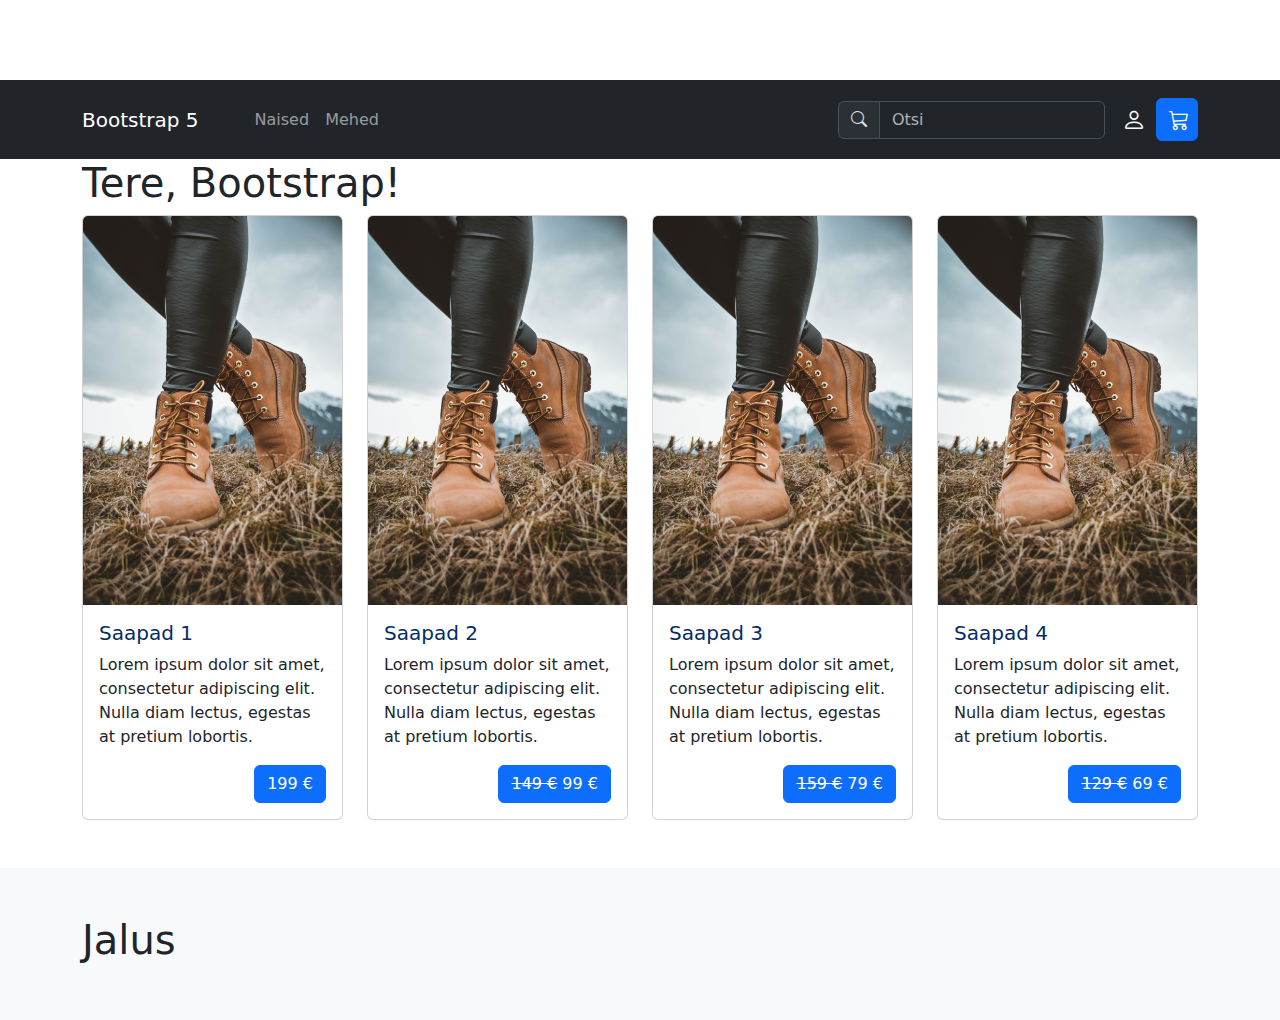
<file: index.html>
<!doctype html>
<html lang="et">

<head>
  <meta charset="utf-8">
  <meta name="viewport" content="width=device-width, initial-scale=1">
  <meta name="description" content="Bootstrapi juhend">
  <meta name="author" content="">
  <title>Bootstrap 5 juhend</title>
  <!--Bootstrap CSS-->
  <link href="https://cdn.jsdelivr.net/npm/bootstrap@5.3.3/dist/css/bootstrap.min.css" rel="stylesheet"
    integrity="sha384-QWTKZyjpPEjISv5WaRU9OFeRpok6YctnYmDr5pNlyT2bRjXh0JMhjY6hW+ALEwIH" crossorigin="anonymous">
  <!--Bootstrap ikoonid-->
  <link href="https://cdn.jsdelivr.net/npm/bootstrap-icons@1.9.1/font/bootstrap-icons.css" rel="stylesheet">
  <!--minu CSS-->
  <link rel="stylesheet" href="custom.css">
</head>

<body>
<!-- Navigatsioon --->
  <nav class="navbar navbar-expand-lg bg-dark py-3" data-bs-theme="dark">
    <div class="container">
      <button class="navbar-toggler" type="button" data-bs-toggle="collapse" data-bs-target="#navbarSupportedContent"
        aria-controls="navbarSupportedContent" aria-expanded="false" aria-label="Toggle navigation">
        <span class="navbar-toggler-icon"></span>
      </button>
      <a class="navbar-brand me-5" href="#">Bootstrap 5</a>
      <div class="collapse navbar-collapse" id="navbarSupportedContent">
        <ul class="navbar-nav me-auto">
          <li class="nav-item dropdown">
            <a class="nav-link dropdown" href="#" id="navbarDropdown" role="button" data-bs-toggle="dropdown"
              aria-expanded="false">Naised</a>
            <ul class="dropdown-menu" aria-labelledby="navbarDropdown">
              <li><a class="dropdown-item" href="#">Kingad</a></li>
              <div class="dropdown-divider"></div>
              <li><a class="dropdown-item" href="#">Saapad</a></li>
            </ul>
          </li>
          <li class="nav-item dropdown">
            <a class="nav-link dropdown" href="#" id="navbarDropdown" role="button" data-bs-toggle="dropdown"
              aria-expanded="false">Mehed</a>
            <ul class="dropdown-menu" aria-labelledby="navbarDropdown">
              <li><a class="dropdown-item" href="#">Kingad</a></li>
              <div class="dropdown-divider"></div>
              <li><a class="dropdown-item" href="#">Saapad</a></li>
            </ul>
          </li>
        </ul>
       
		<!--Otsi vorm -->
        <form class="d-flex me-1">
          <div class="input-group">
            <div class="input-group-text"><span class="bi bi-search mb-2"></span></div>
            <input class="form-control" type="search" placeholder="Otsi" aria-label="Search">
          </div>
        </form>
      </div>
      <div class="float-end">
       
	   <!--Login ikoon-->
        <button class="btn btn-link text-light" type="submit"><span class="bi bi-person"></span></button>
        
	   <!--Ostukorvi ikoon-->
        <a class="btn btn-primary" href="ostukorv.html" type="submit"><span class="bi bi-cart3"></span></button></a>
      
	  </div>
    </div>
  </nav>
  
  <!--Tee ise: siia konteinerisse lisa pildikarusell-->
  <div class="container">
    <div class="row">
      <h1>Tere, Bootstrap!</h1>
    </div>
  </div>
  
  <!--Tooted avalehel kaartidena-->
  <div class="container overflow-hidden">
    <div class="row g-4 row justify-content-center">
      <div class="col-xl-3 col-md-6">
        <div class="card">
          <img src="stephan-seeber-NzAfGi8XuA4-unsplash.jpg" class="card-img-top" alt="pilt">
          <div class="card-body">
            <h5 class="card-title text-primary-emphasis">Saapad 1</h5>
            <p class="card-text">Lorem ipsum dolor sit amet, consectetur adipiscing elit. Nulla diam lectus, egestas at
              pretium lobortis.</p>
            <a href="toode.html" class="btn btn-primary float-end">199 €</a>
          </div>
        </div>
      </div>
      <div class="col-xl-3 col-md-6">
        <div class="card">
          <img src="stephan-seeber-NzAfGi8XuA4-unsplash.jpg" class="card-img-top" alt="pilt">
          <div class="card-body">
            <h5 class="card-title text-primary-emphasis">Saapad 2</h5>
            <p class="card-text">Lorem ipsum dolor sit amet, consectetur adipiscing elit. Nulla diam lectus, egestas at
              pretium lobortis.</p>
            <a href="#" class="btn btn-primary float-end"><s>149 €</s> 99 € </a>
          </div>
        </div>
      </div>
      <div class="col-xl-3 col-md-6">
        <div class="card">
          <img src="stephan-seeber-NzAfGi8XuA4-unsplash.jpg" class="card-img-top" alt="pilt">
          <div class="card-body">
            <h5 class="card-title text-primary-emphasis">Saapad 3</h5>
            <p class="card-text">Lorem ipsum dolor sit amet, consectetur adipiscing elit. Nulla diam lectus, egestas at
              pretium lobortis.</p>
            <a href="#" class="btn btn-primary float-end"><s>159 €</s> 79 €</a>
          </div>
        </div>
      </div>
      <div class="col-xl-3  col-md-6">
        <div class="card">
          <img src="stephan-seeber-NzAfGi8XuA4-unsplash.jpg" class="card-img-top" alt="pilt">
          <div class="card-body">
            <h5 class="card-title text-primary-emphasis">Saapad 4</h5>
            <p class="card-text">Lorem ipsum dolor sit amet, consectetur adipiscing elit. Nulla diam lectus, egestas at
              pretium lobortis.</p>
            <a href="#" class="btn btn-primary float-end"><s>129 €</s> 69 €</a>
          </div>
        </div>
      </div>
    </div>
  </div>
  
  <!--Tee ise: kujunda siia korrektne jalus - lisa kontaktid ja sotsiaalvõrgustike lingid ikoonidega.-->
  <footer class="footer bg-light">
    <div class="container">
      <h1>Jalus</h1>
    </div>
  </footer>
  
  <!--Popper.js-->
  <script src="https://cdn.jsdelivr.net/npm/@popperjs/core@2.11.8/dist/umd/popper.min.js"
    integrity="sha384-I7E8VVD/ismYTF4hNIPjVp/Zjvgyol6VFvRkX/vR+Vc4jQkC+hVqc2pM8ODewa9r"
    crossorigin="anonymous"></script>
  
  <!--Bootstrap.js-->
  <script src="https://cdn.jsdelivr.net/npm/bootstrap@5.3.3/dist/js/bootstrap.min.js"
    integrity="sha384-0pUGZvbkm6XF6gxjEnlmuGrJXVbNuzT9qBBavbLwCsOGabYfZo0T0to5eqruptLy"
    crossorigin="anonymous"></script>

</body>

</html>
</file>
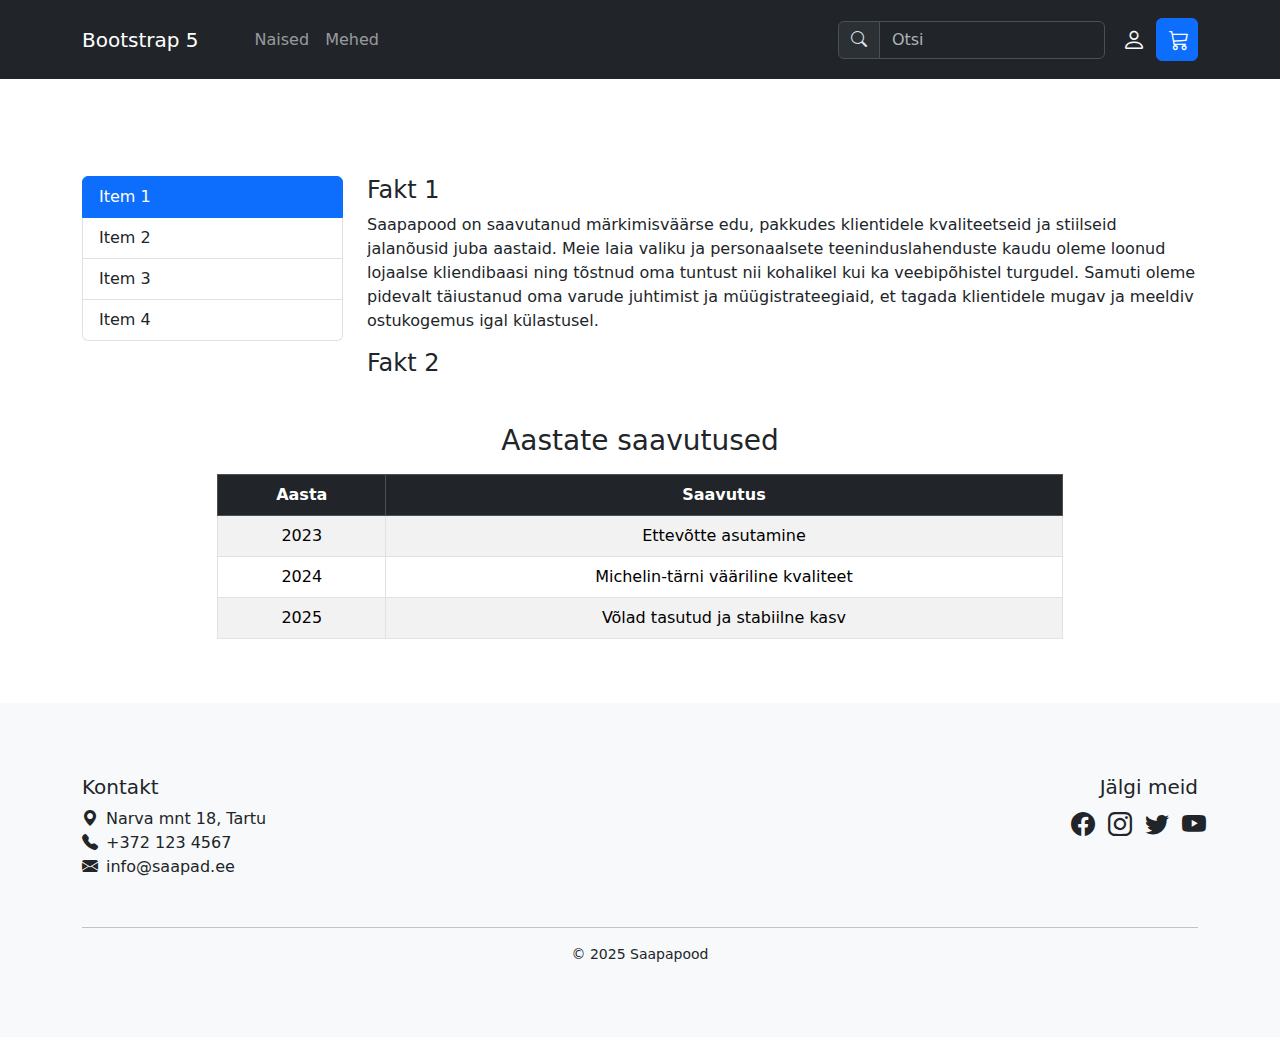
<file: meist.html>
<!doctype html>
<html lang="et">

<head>
  <meta charset="utf-8">
  <meta name="viewport" content="width=device-width, initial-scale=1">
  <meta name="description" content="Bootstrapi juhend">
  <meta name="author" content="">
  <title>Meist</title>
  <!--Bootstrap CSS-->
  <link href="https://cdn.jsdelivr.net/npm/bootstrap@5.3.3/dist/css/bootstrap.min.css" rel="stylesheet"
    integrity="sha384-QWTKZyjpPEjISv5WaRU9OFeRpok6YctnYmDr5pNlyT2bRjXh0JMhjY6hW+ALEwIH" crossorigin="anonymous">
  <!--Bootstrap ikoonid-->
  <link href="https://cdn.jsdelivr.net/npm/bootstrap-icons@1.9.1/font/bootstrap-icons.css" rel="stylesheet">
  <!--minu CSS-->
  <link rel="stylesheet" href="custom.css">
</head>

<body>
  <!-- Navigatsioon --->
  <nav class="navbar navbar-expand-lg bg-dark py-3 fixed-top" data-bs-theme="dark">
    <div class="container">
      <button class="navbar-toggler" type="button" data-bs-toggle="collapse" data-bs-target="#navbarSupportedContent"
        aria-controls="navbarSupportedContent" aria-expanded="false" aria-label="Toggle navigation">
        <span class="navbar-toggler-icon"></span>
      </button>
      <a class="navbar-brand me-5" href="#">Bootstrap 5</a>
      <div class="collapse navbar-collapse" id="navbarSupportedContent">
        <ul class="navbar-nav me-auto">
          <li class="nav-item dropdown">
            <a class="nav-link dropdown" href="#" id="navbarDropdown" role="button" data-bs-toggle="dropdown"
              aria-expanded="false">Naised</a>
            <ul class="dropdown-menu" aria-labelledby="navbarDropdown">
              <li><a class="dropdown-item" href="#">Kingad</a></li>
              <div class="dropdown-divider"></div>
              <li><a class="dropdown-item" href="#">Saapad</a></li>
            </ul>
          </li>
          <li class="nav-item dropdown">
            <a class="nav-link dropdown" href="#" id="navbarDropdown" role="button" data-bs-toggle="dropdown"
              aria-expanded="false">Mehed</a>
            <ul class="dropdown-menu" aria-labelledby="navbarDropdown">
              <li><a class="dropdown-item" href="#">Kingad</a></li>
              <div class="dropdown-divider"></div>
              <li><a class="dropdown-item" href="#">Saapad</a></li>
            </ul>
          </li>
        </ul>

        <!--Otsi vorm -->
        <form class="d-flex me-1">
          <div class="input-group">
            <div class="input-group-text"><span class="bi bi-search mb-2"></span></div>
            <input class="form-control" type="search" placeholder="Otsi" aria-label="Search">
          </div>
        </form>
      </div>
      <div class="float-end">

        <!--Login ikoon-->
        <button class="btn btn-link text-light" type="submit"><span class="bi bi-person"></span></button>

        <!--Ostukorvi ikoon-->
        <a class="btn btn-primary" href="ostukorv.html" type="submit"><span class="bi bi-cart3"></span></button></a>

      </div>
    </div>
  </nav>

  <!-- Meist tutvustus -->
  <section class="container pt-5 mt-5">
    <div class="row">
      <div class="col-3">
        <div id="list-example" class="list-group">
          <a class="list-group-item list-group-item-action" href="#list-item-1">Item 1</a>
          <a class="list-group-item list-group-item-action" href="#list-item-2">Item 2</a>
          <a class="list-group-item list-group-item-action" href="#list-item-3">Item 3</a>
          <a class="list-group-item list-group-item-action" href="#list-item-4">Item 4</a>
        </div>
      </div>

      <div class="col-9">
        <div data-bs-spy="scroll" data-bs-target="#list-example" data-bs-offset="0" tabindex="0"
          style="height: 200px; overflow-y: auto; position: relative;">
          <h4 id="list-item-1">Fakt 1</h4>
          <p>Saapapood on saavutanud märkimisväärse edu, pakkudes klientidele kvaliteetseid ja stiilseid jalanõusid
            juba
            aastaid. Meie laia valiku ja personaalsete teeninduslahenduste kaudu oleme loonud lojaalse kliendibaasi
            ning
            tõstnud oma tuntust nii kohalikel kui ka veebipõhistel turgudel. Samuti oleme pidevalt täiustanud oma
            varude
            juhtimist ja müügistrateegiaid, et tagada klientidele mugav ja meeldiv ostukogemus igal külastusel.</p>
          <h4 id="list-item-2">Fakt 2</h4>
          <p>Saapapood on saavutanud märkimisväärse edu, pakkudes klientidele kvaliteetseid ja stiilseid jalanõusid
            juba
            aastaid. Meie laia valiku ja personaalsete teeninduslahenduste kaudu oleme loonud lojaalse kliendibaasi
            ning
            tõstnud oma tuntust nii kohalikel kui ka veebipõhistel turgudel. Samuti oleme pidevalt täiustanud oma
            varude
            juhtimist ja müügistrateegiaid, et tagada klientidele mugav ja meeldiv ostukogemus igal külastusel.</p>
          <h4 id="list-item-3">Fakt 3</h4>
          <p>Saapapood on saavutanud märkimisväärse edu, pakkudes klientidele kvaliteetseid ja stiilseid jalanõusid
            juba
            aastaid. Meie laia valiku ja personaalsete teeninduslahenduste kaudu oleme loonud lojaalse kliendibaasi
            ning
            tõstnud oma tuntust nii kohalikel kui ka veebipõhistel turgudel. Samuti oleme pidevalt täiustanud oma
            varude
            juhtimist ja müügistrateegiaid, et tagada klientidele mugav ja meeldiv ostukogemus igal külastusel.</p>
          <h4 id="list-item-4">Fakt 4</h4>
          <p>Saapapood on saavutanud märkimisväärse edu, pakkudes klientidele kvaliteetseid ja stiilseid jalanõusid
            juba
            aastaid. Meie laia valiku ja personaalsete teeninduslahenduste kaudu oleme loonud lojaalse kliendibaasi
            ning
            tõstnud oma tuntust nii kohalikel kui ka veebipõhistel turgudel. Samuti oleme pidevalt täiustanud oma
            varude
            juhtimist ja müügistrateegiaid, et tagada klientidele mugav ja meeldiv ostukogemus igal külastusel.</p>
        </div>
      </div>
    </div>


    <!-- Saavutuste tabel -->

  </section>

    <div class="row mt-5">
      <div class="col-md-8 offset-md-2">
        <h3 class="text-center mb-3">Aastate saavutused</h3>
        <table class="table table-striped table-bordered text-center">
          <thead class="table-dark">
            <tr>
              <th>Aasta</th>
              <th>Saavutus</th>
            </tr>
          </thead>
          <tbody>
            <tr>
              <td>2023</td>
              <td>Ettevõtte asutamine</td>
            </tr>
            <tr>
              <td>2024</td>
              <td>Michelin-tärni vääriline kvaliteet</td>
            </tr>
            <tr>
              <td>2025</td>
              <td>Võlad tasutud ja stabiilne kasv</td>
            </tr>
          </tbody>
        </table>
      </div>
    </div>
  <!--Tee ise: kujunda siia korrektne jalus - lisa kontaktid ja sotsiaalvõrgustike lingid ikoonidega.-->
  <footer class="footer bg-light text-dark mt-5">
    <div class="container py-4">
      <div class="row">

        <!-- Kontaktinfo -->
        <div class="col-md-6 mb-3">
          <h5>Kontakt</h5>
          <ul class="list-unstyled">
            <li><i class="bi bi-geo-alt-fill me-2"></i>Narva mnt 18, Tartu </li>
            <li><i class="bi bi-telephone-fill me-2"></i><a href="tel:+3721234567"
                class="text-dark text-decoration-none">+372 123 4567</a></li>
            <li><i class="bi bi-envelope-fill me-2"></i><a href="mailto:info@pood.ee"
                class="text-dark text-decoration-none">info@saapad.ee</a></li>
          </ul>
        </div>

        <!-- Sotsiaalmeedia -->
        <div class="col-md-6 mb-3 text-md-end">
          <h5>Jälgi meid</h5>
          <a href="#" class="text-dark me-3"><i class="bi bi-facebook fs-4"></i></a>
          <a href="#" class="text-dark me-3"><i class="bi bi-instagram fs-4"></i></a>
          <a href="#" class="text-dark me-3"><i class="bi bi-twitter fs-4"></i></a>
          <a href="#" class="text-dark"><i class="bi bi-youtube fs-4"></i></a>
        </div>

      </div>

      <hr>
      <div class="text-center small">
        &copy; 2025 Saapapood
      </div>
    </div>
  </footer>

  <!--Popper.js-->
  <script src="https://cdn.jsdelivr.net/npm/@popperjs/core@2.11.8/dist/umd/popper.min.js"
    integrity="sha384-I7E8VVD/ismYTF4hNIPjVp/Zjvgyol6VFvRkX/vR+Vc4jQkC+hVqc2pM8ODewa9r"
    crossorigin="anonymous"></script>

  <!--Bootstrap.js-->
  <script src="https://cdn.jsdelivr.net/npm/bootstrap@5.3.3/dist/js/bootstrap.min.js"
    integrity="sha384-0pUGZvbkm6XF6gxjEnlmuGrJXVbNuzT9qBBavbLwCsOGabYfZo0T0to5eqruptLy"
    crossorigin="anonymous"></script>

</body>

</html>
</file>
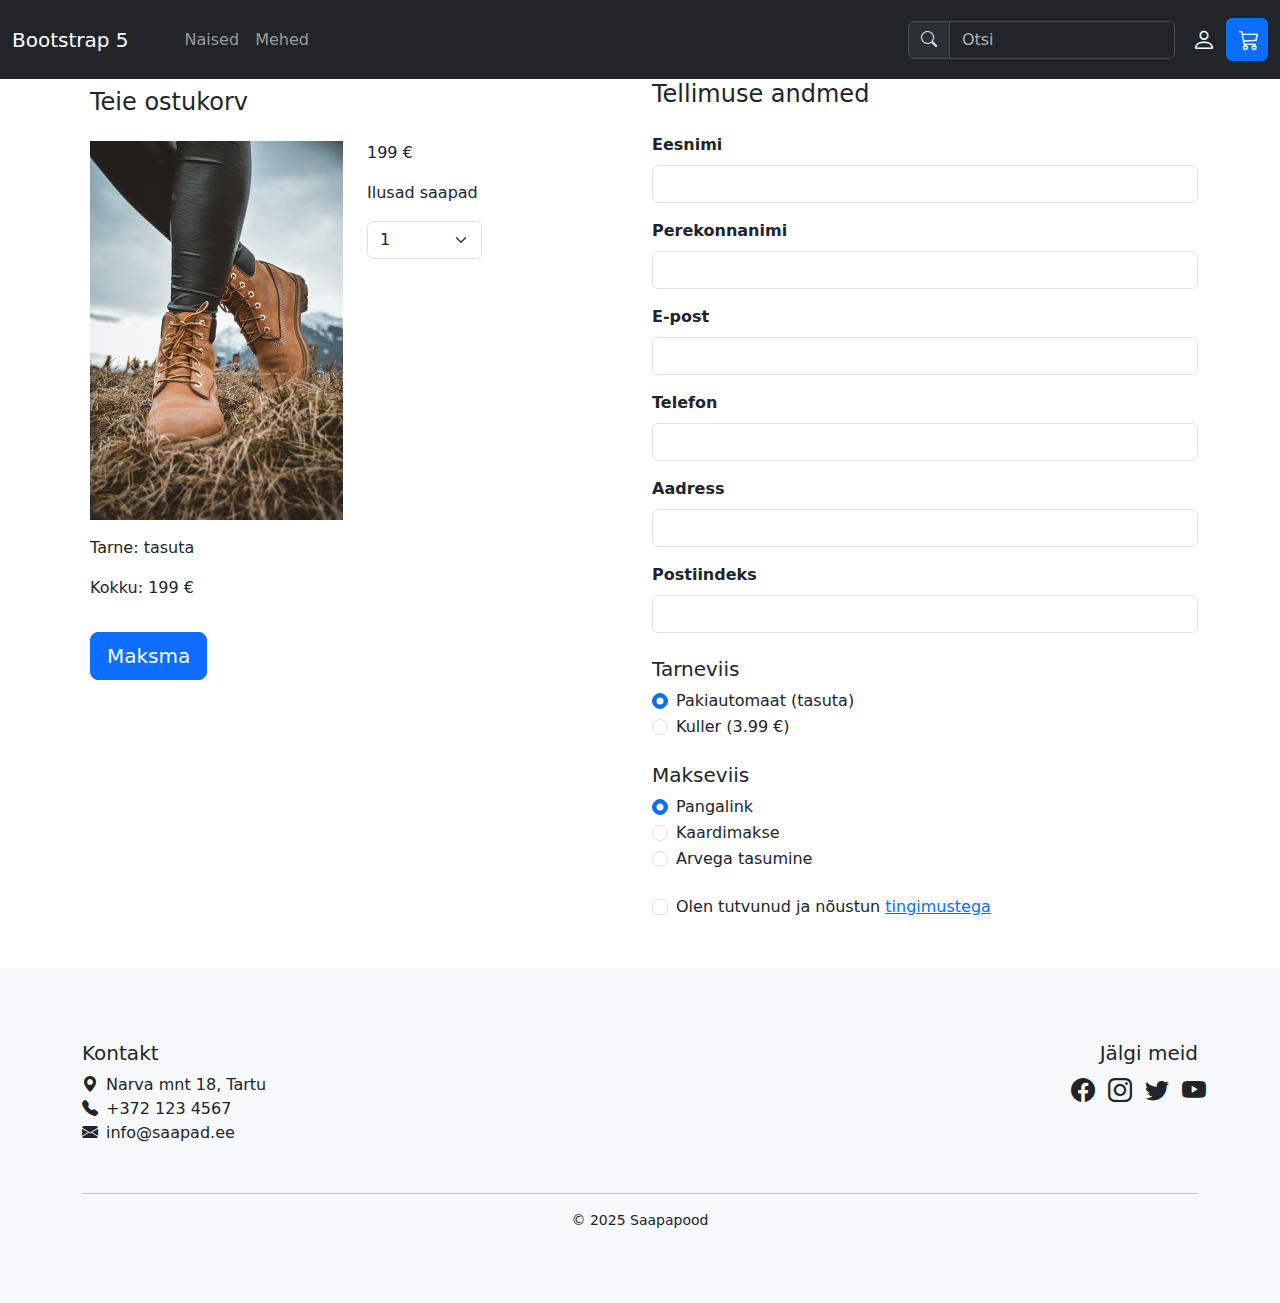
<file: ostukorv.html>
<!doctype html>
<html lang="et">

<head>
  <meta charset="utf-8">
  <meta name="viewport" content="width=device-width, initial-scale=1">
  <meta name="description" content="Bootstrapi juhend">
  <meta name="author" content="">
  <title>Bootstrap 5 juhend</title>
  <!--Bootstrap CSS-->
  <link href="https://cdn.jsdelivr.net/npm/bootstrap@5.3.3/dist/css/bootstrap.min.css" rel="stylesheet"
    integrity="sha384-QWTKZyjpPEjISv5WaRU9OFeRpok6YctnYmDr5pNlyT2bRjXh0JMhjY6hW+ALEwIH" crossorigin="anonymous">
  <!--Bootstrap ikoonid-->
  <link href="https://cdn.jsdelivr.net/npm/bootstrap-icons@1.9.1/font/bootstrap-icons.css" rel="stylesheet">
  <!--minu CSS-->
  <link rel="stylesheet" href="custom.css">

</head>

<body>
  <!-- Navigatsioon --->
  <nav class="navbar navbar-expand-lg bg-dark py-3 fixed-top" data-bs-theme="dark">
    <div class="container-fluid">
      <button class="navbar-toggler" type="button" data-bs-toggle="collapse" data-bs-target="#navbarSupportedContent"
        aria-controls="navbarSupportedContent" aria-expanded="false" aria-label="Toggle navigation">
        <span class="navbar-toggler-icon"></span>
      </button>
      <a class="navbar-brand me-5" href="#">Bootstrap 5</a>
      <div class="collapse navbar-collapse" id="navbarSupportedContent">
        <ul class="navbar-nav me-auto">
          <li class="nav-item dropdown">
            <a class="nav-link dropdown" href="#" id="navbarDropdown" role="button" data-bs-toggle="dropdown"
              aria-expanded="false">Naised</a>
            <ul class="dropdown-menu" aria-labelledby="navbarDropdown">
              <li><a class="dropdown-item" href="#">Kingad</a></li>
              <div class="dropdown-divider"></div>
              <li><a class="dropdown-item" href="#">Saapad</a></li>
            </ul>
          </li>
          <li class="nav-item dropdown">
            <a class="nav-link dropdown" href="#" id="navbarDropdown" role="button" data-bs-toggle="dropdown"
              aria-expanded="false">Mehed</a>
            <ul class="dropdown-menu" aria-labelledby="navbarDropdown">
              <li><a class="dropdown-item" href="#">Kingad</a></li>
              <div class="dropdown-divider"></div>
              <li><a class="dropdown-item" href="#">Saapad</a></li>
            </ul>
          </li>
        </ul>

        <!--Otsi vorm -->
        <form class="d-flex me-1">
          <div class="input-group">
            <div class="input-group-text"><span class="bi bi-search mb-2"></span></div>
            <input class="form-control" type="search" placeholder="Otsi" aria-label="Search">
          </div>
        </form>
      </div>
      <div class="float-end">

        <!--Login ikoon-->
        <button class="btn btn-link text-light" type="submit"><span class="bi bi-person"></span></button>

        <!--Ostukorvi ikoon-->
        <a class="btn btn-primary" href="ostukorv.html" type="submit"><span class="bi bi-cart3"></span></button></a>
      </div>
    </div>
  </nav>
  <section>
    <div class="container">
      <div class="row">
        <div class="col-lg-6 flex align-items-start flex-column">
          <div class="mb-auto p-2">
            <h4>Teie ostukorv</h4>
          </div>
          <div class="mb-auto p-2 row">
            <div class="col-lg-6">
              <img src="stephan-seeber-NzAfGi8XuA4-unsplash.jpg" width="100%">
            </div>
            <div class="col-lg-3">
              <p>199 &#8364;</p>
              <p>Ilusad saapad</p>
              <select class="form-select">
                <option>0</option>
                <option selected="selected">1</option>
                <option>2</option>
                <option>3</option>
              </select>
              <br />
            </div>
          </div>
          <div class="p-2">
            <p>Tarne: tasuta</span></p>
            <p>Kokku: 199 &#8364;</span></p>
          </div>
          <div class="p-2 mx-auto">
            <a href="#" class="btn btn-primary btn-lg mb-3">Maksma</a>
          </div>
        </div>
        <div class="col-lg-6">
          <h4 class="mb-4">Tellimuse andmed</h4>
          <form>
            <!-- Kasutaja andmed -->
            <div class="mb-3">
              <label for="eesnimi" class="form-label fw-semibold">Eesnimi</label>
              <input type="text" class="form-control" id="eesnimi" required>
            </div>
            <div class="mb-3">
              <label for="perenimi" class="form-label fw-semibold">Perekonnanimi</label>
              <input type="text" class="form-control" id="perenimi" required>
            </div>
            <div class="mb-3">
              <label for="email" class="form-label fw-semibold">E-post</label>
              <input type="email" class="form-control" id="email" required>
            </div>
            <div class="mb-3">
              <label for="telefon" class="form-label fw-semibold">Telefon</label>
              <input type="tel" class="form-control" id="telefon" required>
            </div>
            <div class="mb-3">
              <label for="aadress" class="form-label fw-semibold">Aadress</label>
              <input type="text" class="form-control" id="aadress" required>
            </div>
            <div class="mb-3">
              <label for="postikood" class="form-label fw-semibold">Postiindeks</label>
              <input type="text" class="form-control" id="postikood" required>
            </div>

            <!-- Tarneviis -->
            <h5 class="mt-4">Tarneviis</h5>
            <div class="form-check">
              <input class="form-check-input" type="radio" name="tarne" id="pakiautomaat" checked>
              <label class="form-check-label" for="pakiautomaat">
                Pakiautomaat (tasuta)
              </label>
            </div>
            <div class="form-check">
              <input class="form-check-input" type="radio" name="tarne" id="kuller">
              <label class="form-check-label" for="kuller">
                Kuller (3.99 €)
              </label>
            </div>

            <!-- Makseviis -->
            <h5 class="mt-4">Makseviis</h5>
            <div class="form-check">
              <input class="form-check-input" type="radio" name="makse" id="pangalingi" checked>
              <label class="form-check-label" for="pangalingi">
                Pangalink
              </label>
            </div>
            <div class="form-check">
              <input class="form-check-input" type="radio" name="makse" id="kaart">
              <label class="form-check-label" for="kaart">
                Kaardimakse
              </label>
            </div>
            <div class="form-check">
              <input class="form-check-input" type="radio" name="makse" id="arve">
              <label class="form-check-label" for="arve">
                Arvega tasumine
              </label>
            </div>

            <!-- Nõusolek -->
            <div class="form-check mt-4">
              <input class="form-check-input" type="checkbox" id="noustun" required>
              <label class="form-check-label" for="noustun">
                Olen tutvunud ja nõustun <a href="#">tingimustega</a>
              </label>
            </div>
          </form>
        </div>
      </div>
    </div>
  </section>


  <!--Tee ise: kujunda siia korrektne jalus - lisa kontaktid ja sotsiaalvõrgustike lingid ikoonidega.-->
  <footer class="footer bg-light text-dark mt-5">
    <div class="container py-4">
      <div class="row">

        <!-- Kontaktinfo -->
        <div class="col-md-6 mb-3">
          <h5>Kontakt</h5>
          <ul class="list-unstyled">
            <li><i class="bi bi-geo-alt-fill me-2"></i>Narva mnt 18, Tartu </li>
            <li><i class="bi bi-telephone-fill me-2"></i><a href="tel:+3721234567"
                class="text-dark text-decoration-none">+372 123 4567</a></li>
            <li><i class="bi bi-envelope-fill me-2"></i><a href="mailto:info@pood.ee"
                class="text-dark text-decoration-none">info@saapad.ee</a></li>
          </ul>
        </div>

        <!-- Sotsiaalmeedia -->
        <div class="col-md-6 mb-3 text-md-end">
          <h5>Jälgi meid</h5>
          <a href="#" class="text-dark me-3"><i class="bi bi-facebook fs-4"></i></a>
          <a href="#" class="text-dark me-3"><i class="bi bi-instagram fs-4"></i></a>
          <a href="#" class="text-dark me-3"><i class="bi bi-twitter fs-4"></i></a>
          <a href="#" class="text-dark"><i class="bi bi-youtube fs-4"></i></a>
        </div>

      </div>

      <hr>
      <div class="text-center small">
        &copy; 2025 Saapapood
      </div>
    </div>
  </footer>

  <!--Popper.js-->
  <script src="https://cdn.jsdelivr.net/npm/@popperjs/core@2.11.8/dist/umd/popper.min.js"
    integrity="sha384-I7E8VVD/ismYTF4hNIPjVp/Zjvgyol6VFvRkX/vR+Vc4jQkC+hVqc2pM8ODewa9r"
    crossorigin="anonymous"></script>

  <!--Bootstrap.js-->
  <script src="https://cdn.jsdelivr.net/npm/bootstrap@5.3.3/dist/js/bootstrap.min.js"
    integrity="sha384-0pUGZvbkm6XF6gxjEnlmuGrJXVbNuzT9qBBavbLwCsOGabYfZo0T0to5eqruptLy"
    crossorigin="anonymous"></script>
</body>

</html>
</file>
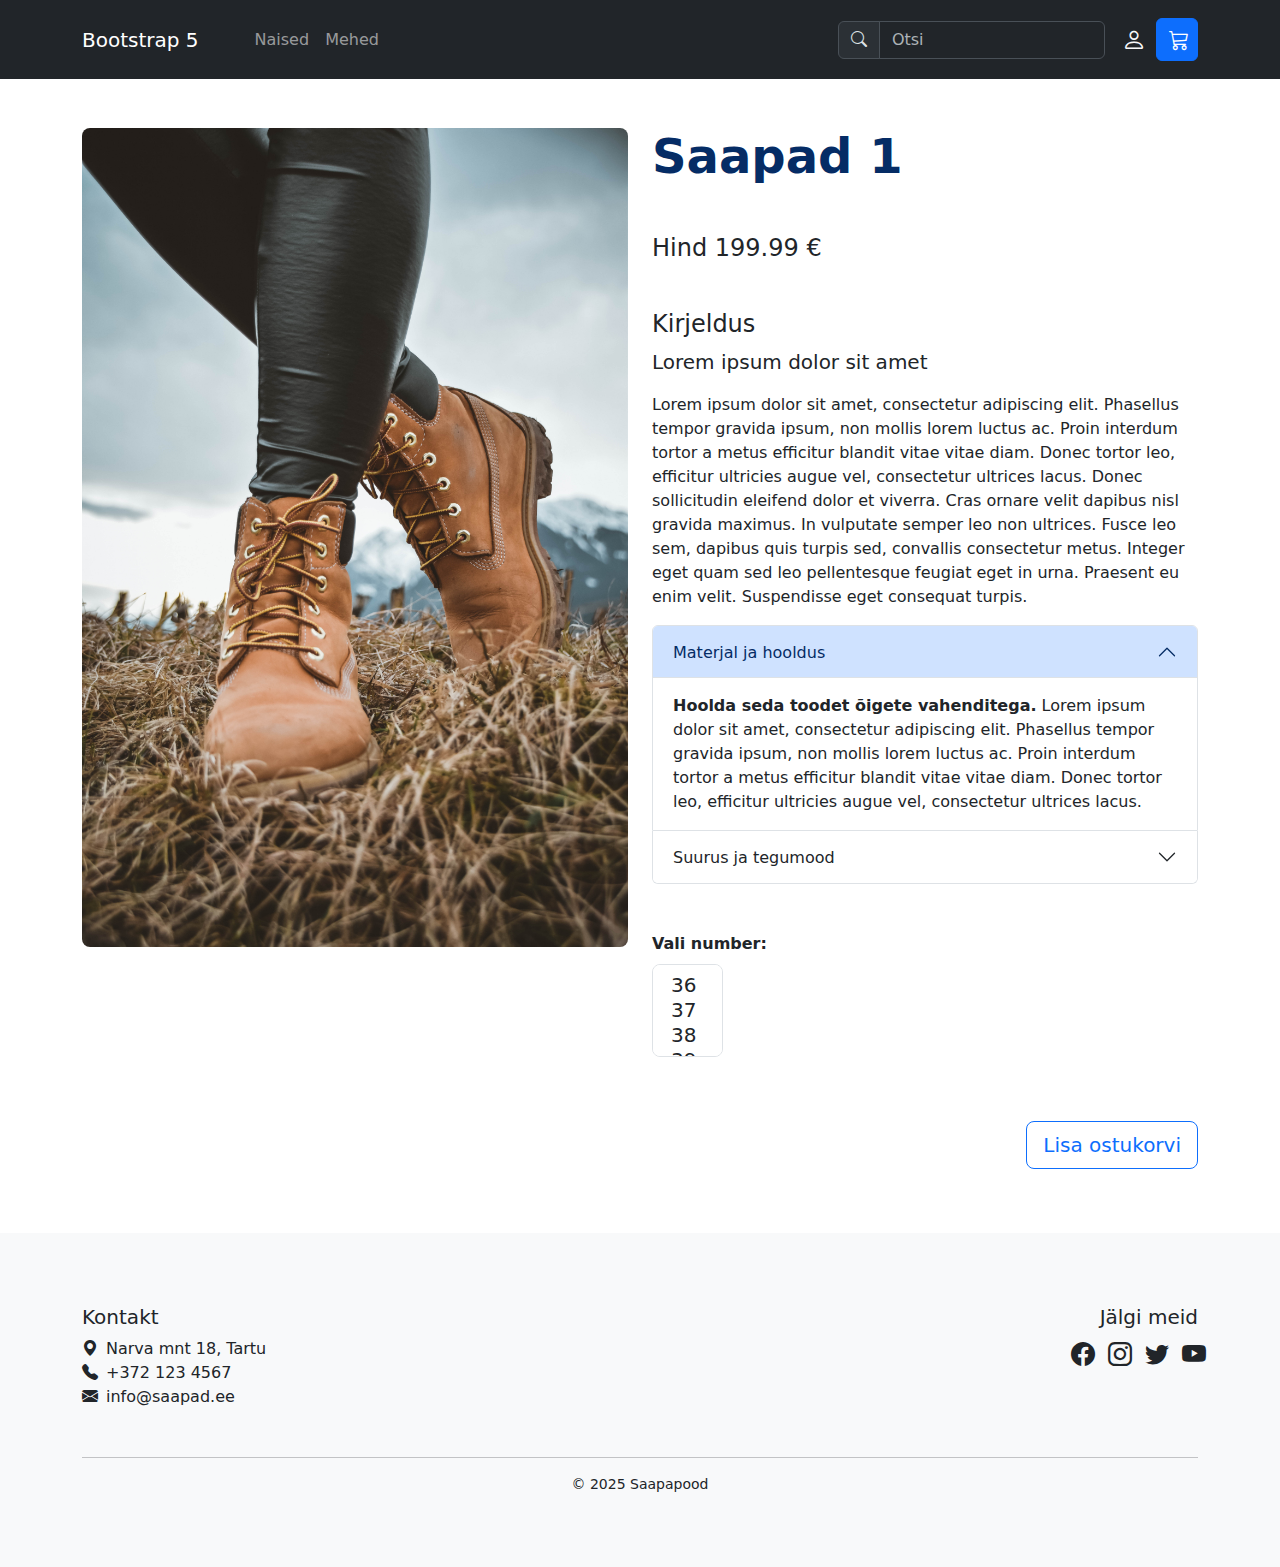
<file: toode.html>
<!doctype html>
<html lang="et">

<head>
  <meta charset="utf-8">
  <meta name="viewport" content="width=device-width, initial-scale=1">
  <meta name="description" content="Bootstrapi juhend">
  <meta name="author" content="">
  <title>Bootstrap 5 juhend</title>
  <!--Bootstrap CSS-->
  <link href="https://cdn.jsdelivr.net/npm/bootstrap@5.3.3/dist/css/bootstrap.min.css" rel="stylesheet"
    integrity="sha384-QWTKZyjpPEjISv5WaRU9OFeRpok6YctnYmDr5pNlyT2bRjXh0JMhjY6hW+ALEwIH" crossorigin="anonymous">
  <!--Bootstrap ikoonid-->
  <link href="https://cdn.jsdelivr.net/npm/bootstrap-icons@1.9.1/font/bootstrap-icons.css" rel="stylesheet">
  <!--minu CSS-->
  <link rel="stylesheet" href="custom.css">

</head>

<body>
  <!-- Navigatsioon --->
  <nav class="navbar navbar-expand-lg bg-dark py-3 fixed-top" data-bs-theme="dark">
    <div class="container">
      <button class="navbar-toggler" type="button" data-bs-toggle="collapse" data-bs-target="#navbarSupportedContent"
        aria-controls="navbarSupportedContent" aria-expanded="false" aria-label="Toggle navigation">
        <span class="navbar-toggler-icon"></span>
      </button>
      <a class="navbar-brand me-5" href="#">Bootstrap 5</a>
      <div class="collapse navbar-collapse" id="navbarSupportedContent">
        <ul class="navbar-nav me-auto">
          <li class="nav-item dropdown">
            <a class="nav-link dropdown" href="#" id="navbarDropdown" role="button" data-bs-toggle="dropdown"
              aria-expanded="false">Naised</a>
            <ul class="dropdown-menu" aria-labelledby="navbarDropdown">
              <li><a class="dropdown-item" href="#">Kingad</a></li>
              <div class="dropdown-divider"></div>
              <li><a class="dropdown-item" href="#">Saapad</a></li>
            </ul>
          </li>
          <li class="nav-item dropdown">
            <a class="nav-link dropdown" href="#" id="navbarDropdown" role="button" data-bs-toggle="dropdown"
              aria-expanded="false">Mehed</a>
            <ul class="dropdown-menu" aria-labelledby="navbarDropdown">
              <li><a class="dropdown-item" href="#">Kingad</a></li>
              <div class="dropdown-divider"></div>
              <li><a class="dropdown-item" href="#">Saapad</a></li>
            </ul>
          </li>
        </ul>

        <!--Otsi vorm -->
        <form class="d-flex me-1">
          <div class="input-group">
            <div class="input-group-text"><span class="bi bi-search mb-2"></span></div>
            <input class="form-control" type="search" placeholder="Otsi" aria-label="Search">
          </div>
        </form>
      </div>
      <div class="float-end">

        <!--Login ikoon-->
        <button class="btn btn-link text-light" type="submit"><span class="bi bi-person"></span></button>

        <!--Ostukorvi ikoon-->
        <a class="btn btn-primary" href="ostukorv.html" type="submit"><span class="bi bi-cart3"></span></button></a>
      </div>
    </div>
  </nav>
  <section>
    <div class="container">
      <div class="row mt-5">
        <div class="col-lg-6"><img src="stephan-seeber-NzAfGi8XuA4-unsplash.jpg" class="img-fluid rounded-3"
            alt="saapad" /></div>
        <div class="col-lg-6">
          <h1 class="display-5 fw-semibold text-primary-emphasis">Saapad 1</h1>
          <h4 class="mt-5 text">Hind 199.99 &#8364;</h4>
          <h4 class="mt-5">Kirjeldus</h4>
          <p class="my-2 fs-5 fw-light">Lorem ipsum dolor sit amet</p>
          <p class="mt-3">Lorem ipsum dolor sit amet, consectetur adipiscing elit. Phasellus tempor gravida ipsum, non
            mollis lorem luctus ac. Proin interdum tortor a metus efficitur blandit vitae vitae diam. Donec tortor leo,
            efficitur ultricies augue vel, consectetur ultrices lacus. Donec sollicitudin eleifend dolor et viverra.
            Cras ornare velit dapibus nisl gravida maximus. In vulputate semper leo non ultrices. Fusce leo sem, dapibus
            quis turpis sed, convallis consectetur metus. Integer eget quam sed leo pellentesque feugiat eget in urna.
            Praesent eu enim velit. Suspendisse eget consequat turpis.</p>
          <div class="accordion" id="accordionExample">
            <div class="accordion-item">
              <h2 class="accordion-header">
                <button class="accordion-button" type="button" data-bs-toggle="collapse" data-bs-target="#collapseOne"
                  aria-expanded="true" aria-controls="collapseOne">
                  Materjal ja hooldus
                </button>
              </h2>
              <!--Tee ise: esimene valik peab olema lehe avamisel avatud.-->
              <div id="collapseOne" class="accordion-collapse show" data-bs-parent="#accordionExample">
                <div class="accordion-body">
                  <strong>Hoolda seda toodet õigete vahenditega.</strong> Lorem ipsum dolor sit amet, consectetur
                  adipiscing elit. Phasellus tempor gravida ipsum, non mollis lorem luctus ac. Proin interdum tortor a
                  metus efficitur blandit vitae vitae diam. Donec tortor leo, efficitur ultricies augue vel, consectetur
                  ultrices lacus.
                </div>
              </div>
            </div>
            <div class="accordion-item">
              <h2 class="accordion-header">
                <button class="accordion-button collapsed" type="button" data-bs-toggle="collapse"
                  data-bs-target="#collapseTwo" aria-expanded="false" aria-controls="collapseTwo">
                  Suurus ja tegumood
                </button>
              </h2>
              <div id="collapseTwo" class="accordion-collapse collapse" data-bs-parent="#accordionExample">
                <div class="accordion-body">
                  <strong>Väiksem suurus, osta suurem number.</strong> Lorem ipsum dolor sit amet, consectetur
                  adipiscing elit. Phasellus tempor gravida ipsum, non mollis lorem luctus ac. Proin interdum tortor a
                  metus efficitur blandit vitae vitae diam. Donec tortor leo, efficitur ultricies augue vel, consectetur
                  ultrices lacus.
                </div>
              </div>
            </div>
          </div>
          <div class="form row my-5">
            <div class="col-2">
              <label for="jalanr" class="form-label fw-semibold text-nowrap">Vali number:</label>
              <select class="form-select form-select-lg" size="3" id="jalanr" name="jalanumber">
                <option>36</option>
                <option>37</option>
                <option>38</option>
                <option>39</option>
                <option>40</option>
                <option>41</option>
              </select>
            </div>
          </div>

          <!--Ostukorvi lisamise nupp lingina-->
          <a class="btn btn-outline-primary btn-lg my-3 float-end" href="ostukorv.html" role="button">Lisa ostukorvi</a>

        </div>
      </div>
    </div>
    </div>
  </section>

  <!--Tee ise: kujunda siia korrektne jalus - lisa kontaktid ja sotsiaalvõrgustike lingid ikoonidega.-->
  <footer class="footer bg-light text-dark mt-5">
    <div class="container py-4">
      <div class="row">

        <!-- Kontaktinfo -->
        <div class="col-md-6 mb-3">
          <h5>Kontakt</h5>
          <ul class="list-unstyled">
            <li><i class="bi bi-geo-alt-fill me-2"></i>Narva mnt 18, Tartu </li>
            <li><i class="bi bi-telephone-fill me-2"></i><a href="tel:+3721234567"
                class="text-dark text-decoration-none">+372 123 4567</a></li>
            <li><i class="bi bi-envelope-fill me-2"></i><a href="mailto:info@pood.ee"
                class="text-dark text-decoration-none">info@saapad.ee</a></li>
          </ul>
        </div>

        <!-- Sotsiaalmeedia -->
        <div class="col-md-6 mb-3 text-md-end">
          <h5>Jälgi meid</h5>
          <a href="#" class="text-dark me-3"><i class="bi bi-facebook fs-4"></i></a>
          <a href="#" class="text-dark me-3"><i class="bi bi-instagram fs-4"></i></a>
          <a href="#" class="text-dark me-3"><i class="bi bi-twitter fs-4"></i></a>
          <a href="#" class="text-dark"><i class="bi bi-youtube fs-4"></i></a>
        </div>

      </div>

      <hr>
      <div class="text-center small">
        &copy; 2025 Saapapood
      </div>
    </div>
  </footer>

  <!--Popper.js-->
  <script src="https://cdn.jsdelivr.net/npm/@popperjs/core@2.11.8/dist/umd/popper.min.js"
    integrity="sha384-I7E8VVD/ismYTF4hNIPjVp/Zjvgyol6VFvRkX/vR+Vc4jQkC+hVqc2pM8ODewa9r"
    crossorigin="anonymous"></script>

  <!--Bootstrap.js-->
  <script src="https://cdn.jsdelivr.net/npm/bootstrap@5.3.3/dist/js/bootstrap.min.js"
    integrity="sha384-0pUGZvbkm6XF6gxjEnlmuGrJXVbNuzT9qBBavbLwCsOGabYfZo0T0to5eqruptLy"
    crossorigin="anonymous"></script>

</body>

</html>
</file>
<file: custom.css>
footer {
    margin-top: 3rem;
    padding: 3rem;
}

.bi {
    display: inline-block;
    fill: currentColor;
    width: 1rem;
    height: 1rem;
}

.bi-person {
    display: inline-block;
    fill: currentColor;
    font-size: 1.5rem;
   
}

.bi-cart3 {
    display: inline-block;
    fill: currentColor;
    font-size: 1.25rem;
    
}

body {
    padding-top: 80px;
}

#pildiKarusell {
    max-width: 1000px;
    max-height: 500px;
    overflow: hidden;
}

#pildiKarusell img {
    object-fit: cover; /* crop instead of squish */
    height: 400px; /* match carousel height */
  }


#scroll-container {
  scroll-behavior: smooth;
}
</file>
